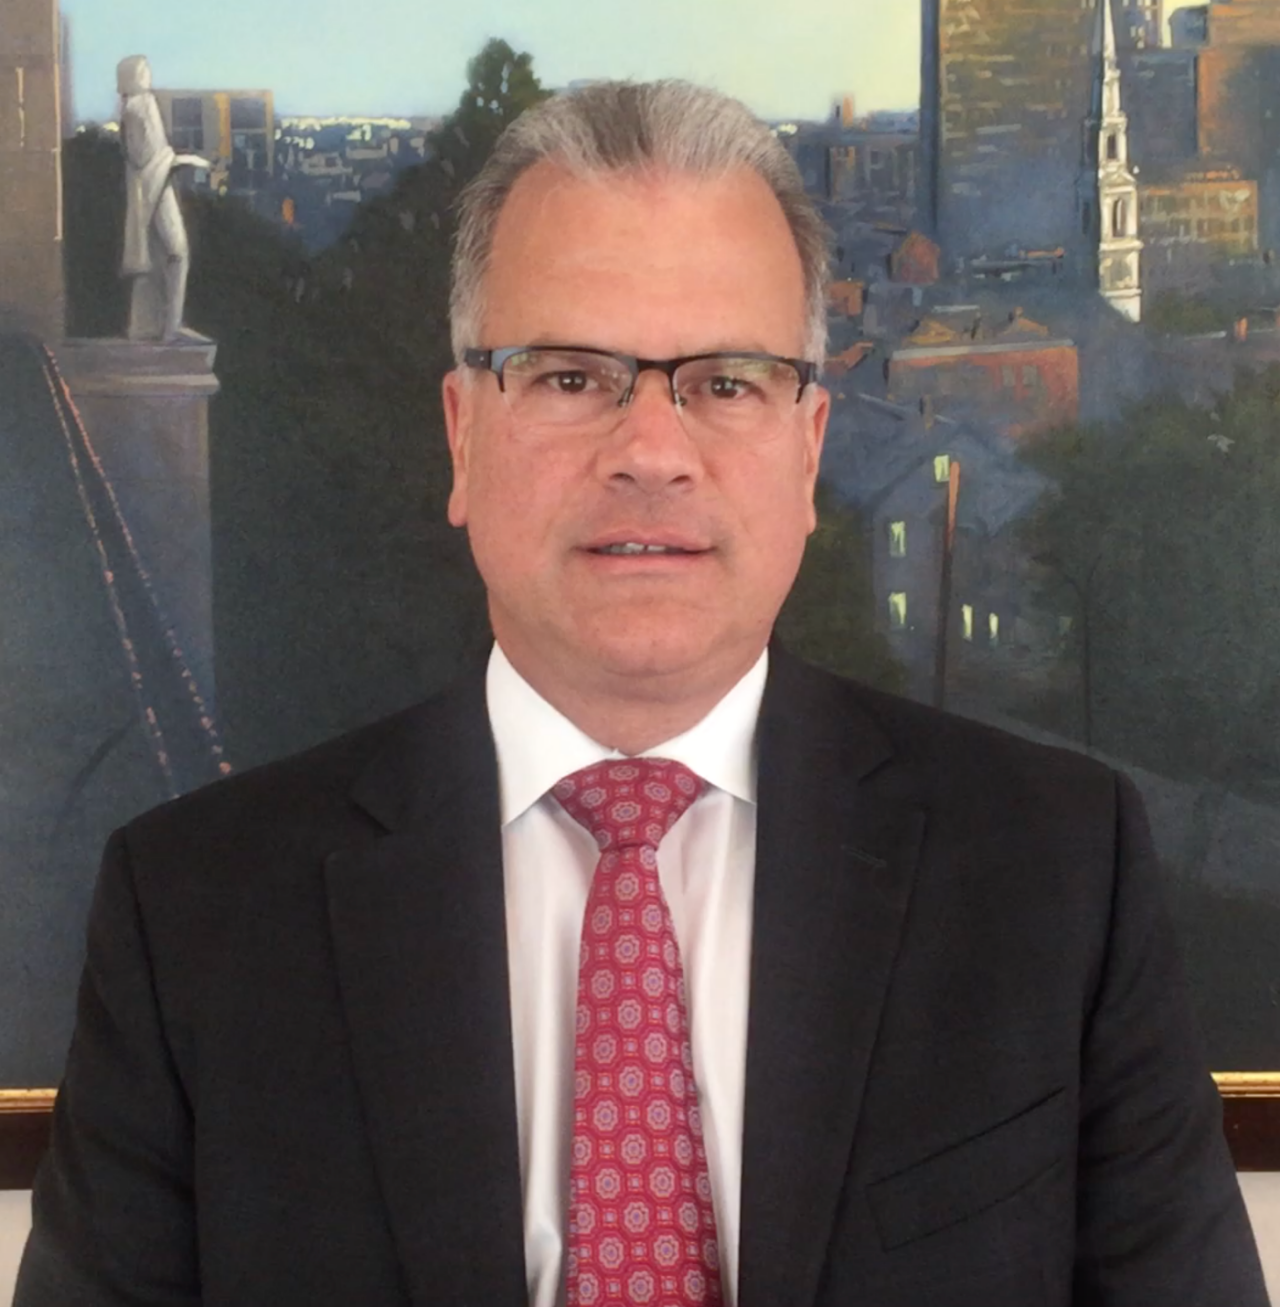
<file: index.html>
<!doctype html>
<html class="no-js" lang="">
    <head>
        <meta charset="utf-8">
        <meta http-equiv="X-UA-Compatible" content="IE=edge,chrome=1">
        <title>Punch Mattiello in the Face</title>
        <meta name="description" content="">
        <meta name="viewport" content="width=device-width, initial-scale=1">
        <link rel="apple-touch-icon" href="apple-touch-icon.png">

        <link rel="stylesheet" href="css/normalize.min.css">
        <link rel="stylesheet" href="css/main.css">

        <script src="js/vendor/modernizr-custom.js"></script>
    </head>
    <body>
        <!--[if lt IE 8]>
            <p class="browserupgrade">You are using an <strong>outdated</strong> browser. Please <a href="http://browsehappy.com/">upgrade your browser</a> to improve your experience.</p>
        <![endif]-->
        <!-- https://github.com/mrengy/punchmattiellointheface -->
        <div class="main-container" id="face-wrapper">
            <div class="main wrapper clearfix" id="face-container">
                <img
                srcset="img/mattiello-413w.png 413w,
                        img/mattiello-768w.png 768w,
                        img/mattiello-1215w.png 1215w,
                        img/mattiello-1400w.png 1400w"
                src="img/mattiello-1400.png"
                id="face" class="unselectable"
                alt="Nick Mattiello's Face"/>
            </div> <!-- #main -->
        </div> <!-- #main-container -->
        <img class="spot" id="original-spot" src="img/spot.svg"/>
        <audio preload="none" id="eel">
            <source src="sound/splat.mp3" type="audio/mpeg"/>
            <source src="sound/splat.ogg" type="audio/ogg"/>
        </audio>

        <script src="https://ajax.googleapis.com/ajax/libs/jquery/3.5.1/jquery.min.js"></script>
        <script>window.jQuery || document.write('<script src="js/vendor/jquery-3.5.1.slim.min.js"><\/script>')</script>

        <script src="js/main.js"></script>

        <!-- Google Analytics-->
        <script async src="https://www.googletagmanager.com/gtag/js?id=UA-15294685-3"></script>
        <script>
          window.dataLayer = window.dataLayer || [];
          function gtag(){dataLayer.push(arguments);}
          gtag('js', new Date());

          gtag('config', 'UA-15294685-3');
        </script>

    </body>
</html>
</file>
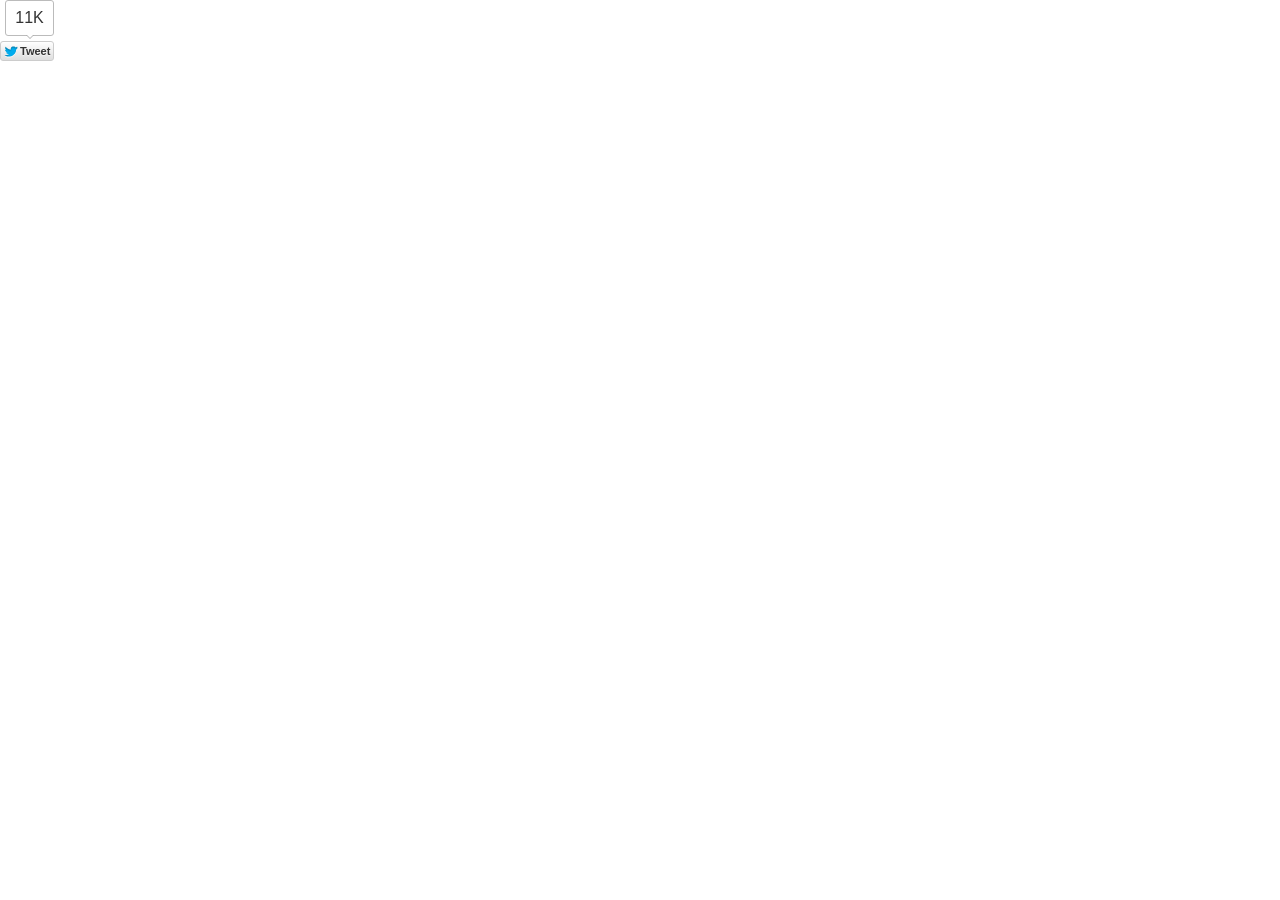
<file: examples/eelslap_files/tweet_button.e00c464da75b252cb1a028400793cadc.en.html>
<!DOCTYPE html>
<!-- saved from url=(0271)http://platform.twitter.com/widgets/tweet_button.e00c464da75b252cb1a028400793cadc.en.html#_=1447730538312&count=vertical&dnt=false&id=twitter-widget-0&lang=en&original_referer=http%3A%2F%2Feelslap.com%2F&size=m&text=Eel%20slap!&type=share&url=http%3A%2F%2Fwww.eelslap.com -->
<html data-scribe="page:button" lang="en"><head><meta http-equiv="Content-Type" content="text/html; charset=UTF-8"><meta charset="utf-8"><link rel="dns-prefetch" href="http://twitter.com/"><title>Tweet Button</title><!--<base target="_blank">--><base href="." target="_blank"><style type="text/css">html{padding:0;margin:0;font:normal normal normal 11px/18px 'Helvetica Neue',Arial,sans-serif;color:#333;-webkit-user-select:none;-moz-user-select:none;-ms-user-select:none;user-select:none}body{padding:0;margin:0;background:transparent}a{text-decoration:none;outline:0}body.rtl{direction:rtl}#widget{display:inline-block;overflow:hidden;text-align:left;white-space:nowrap}.btn-o,.count-o,.btn,.btn .label,#count{display:inline-block;vertical-align:top;zoom:1}.btn-o{max-width:100%}.btn{position:relative;height:18px;font-weight:bold;color:#333;text-shadow:0 1px 0 rgba(255,255,255,0.5);cursor:pointer;background-color:#eee;background-image:-webkit-linear-gradient(#fff,#dedede);background-image:linear-gradient(#fff,#dedede);border:#ccc solid 1px;border-radius:3px}.btn:focus,.btn:hover,.btn:active{background-color:#d9d9d9;background-image:-webkit-linear-gradient(#f8f8f8,#d9d9d9);background-image:linear-gradient(#f8f8f8,#d9d9d9);border-color:#bbb;box-shadow:none}.btn:active{background-color:#efefef;box-shadow:inset 0 3px 5px rgba(0,0,0,0.1)}.xl .btn:active{box-shadow:inset 0 3px 7px rgba(0,0,0,0.1)}.btn i{position:absolute;top:50%;left:2px;width:16px;height:13px;margin-top:-5px;background:transparent url(/widgets/images/btn.27237bab4db188ca749164efd38861b0.png) 0 0 no-repeat;background-image:url([data-uri])}.btn .label{padding:0 3px 0 19px;white-space:nowrap}.btn .label b{font-weight:bold;white-space:nowrap}.rtl .btn .label{padding:0 19px 0 3px}.rtl .btn i{right:2px;left:auto}.rtl .btn .label b{display:inline-block;direction:ltr}.xl{font-size:13px;line-height:26px}.xl .btn{height:26px;border-radius:4px}.xl .btn i{left:4px;width:21px;height:16px;margin-top:-6px;background-position:-24px 0}.xl .btn .label{padding:0 7px 0 29px}.xl.rtl .btn .label{padding:0 29px 0 7px}.xl.rtl .btn i{right:6px;left:auto}@media(-webkit-min-device-pixel-ratio:1.5),(min-resolution:144dpi){.btn i{margin-top:-6px;background-image:url([data-uri]);background-size:45px 40px}.xl .btn i{left:4px;margin-top:-7px}.xl.rtl .btn i{right:3px;left:auto}.xl .btn .label{top:-1.5px}}.aria{position:absolute;left:-999em}.rtl .aria{right:-999em;left:auto}.following .btn{color:#888;background:#eee;border:#ccc solid 1px}.following .btn:active,.following .btn:hover{border:#bbb solid 1px}.following .btn i{background-position:0 -20px}.xl .following .btn i{background-position:-25px -25px}.btn:focus,.following .btn:focus{border-color:#0089cb}.count-o{position:relative;min-width:15px;min-height:18px;text-align:center;background:#fff;border:#bbb solid 1px;border-radius:3px;visibility:hidden}#count{color:#333;white-space:nowrap}#count:hover,#count:focus{color:#333;text-decoration:underline}.ncount .count-o{display:none}.count-ready .count-o{visibility:visible}.count-o i,.count-o u{position:absolute;top:50%;left:0;width:0;height:0;margin:-4px 0 0 -4px;line-height:0;border:4px transparent solid;border-left:0;border-right-color:#aaa;zoom:1}.count-o u{margin-left:-3px;border-right-color:#fff}.rtl .count-o i,.rtl .count-o u{right:0;left:auto;margin:-4px -4px 0 0;border:4px transparent solid;border-right:0;border-left-color:#aaa}.rtl .count-o u{margin-right:-3px;border-left-color:#fff}.following .count-o i{border-right-color:#bbb}.following.rtl .count-o i{border-left-color:#bbb}.following .count-o{background:#f9f9f9;border-color:#ccc}.following #count{color:#666}.hcount .count-o{margin:0 0 0 5px}.hcount.rtl .count-o{margin:0 5px 0 0}.hcount #count{padding:0 3px}.xl .count-o{border-radius:4px}.xl.hcount .count-o{margin:0 0 0 6px}.xl.rtl.hcount .count-o{margin:0 6px 0 0}.xl.hcount .count-o i,.xl.hcount .count-o u{margin:-5px 0 0 -5px;border-width:5px 5px 5px 0}.xl.hcount .count-o u{margin-left:-4px}.xl.rtl.hcount .count-o i,.xl.rtl.hcount .count-o u{margin:-5px -5px 0 0;border-width:5px 0 5px 5px}.xl.rtl.hcount .count-o u{margin-right:-4px}.xl #count{padding:0 5px}.vcount .btn-o{display:block;margin:0 auto}.vcount .count-o,.xl.vcount .count-o{display:block;padding:0 5px;margin-bottom:5px}.vcount .count-o i,.rtl.vcount .count-o i,.vcount .count-o u,.rtl.vcount .count-o u{top:auto;right:auto;bottom:0;left:50%;margin:0 0 -4px -4px;line-height:0;border:4px transparent solid;border-bottom:0;border-top-color:#aaa}.rtl.vcount .count-o u,.vcount .count-o u{margin-bottom:-3px;border-top-color:#fff}.vcount #count{font-size:16px;line-height:34px}.xl.vcount #count{font-size:22px;line-height:44px}</style><!--[if IE 9]><style type="text/css">.btn{-ms-filter:"progid:DXImageTransform.Microsoft.gradient(startColorstr='#ffffff', endColorstr='#dedede')"}.btn:hover,.btn:focus,.btn:active{-ms-filter:"progid:DXImageTransform.Microsoft.gradient(startColorstr='#f8f8f8', endColorstr='#d9d9d9')"}.btn,.xl.btn{border-radius:0}</style><![endif]--><style type="text/css"></style></head><body data-scribe="section:share" class=" regular vcount ltr ready count-ready"><div id="widget"><div class="count-o enabled" id="c" data-scribe="component:count"><i></i><u></u><a href="https://twitter.com/search?ref_src=twsrc%5Etfw&q=http%3A%2F%2Fwww.eelslap.com" id="count" title="This page has been shared 11060 times. View these Tweets." aria-describedby="count-desc">11K</a></div><div class="btn-o" data-scribe="component:button" style="width: 56px;"><a href="https://twitter.com/intent/tweet?original_referer=http%3A%2F%2Feelslap.com%2F&ref_src=twsrc%5Etfw&text=Eel%20slap!&tw_p=tweetbutton&url=http%3A%2F%2Fwww.eelslap.com" class="btn" id="b"><i></i><span class="label" id="l">Tweet</span></a></div></div><script type="text/javascript">window.__twttr=window.__twttr||{};var i18n = {};window._=function(s,reps){s=__twttr.lang&&i18n[__twttr.lang]&&i18n[__twttr.lang][s]||s;if(!reps)return s;return s.replace(/\%\{([a-z0-9_]+)\}/gi,function(m,k){return reps[k]||m})};</script><script>!function(){Function&&Function.prototype&&Function.prototype.bind&&(/MSIE [678]/.test(navigator.userAgent)||!function(t){function e(r){if(n[r])return n[r].exports;var i=n[r]={exports:{},id:r,loaded:!1};return t[r].call(i.exports,i,i.exports,e),i.loaded=!0,i.exports}var n={};return e.m=t,e.c=n,e.p="https://platform.twitter.com/",e(0)}([function(t,e,n){function r(t){return t=t||m.event,t&&t.preventDefault?t.preventDefault():t.returnValue=!1,t&&t.stopPropagation?t.stopPropagation():t.cancelBubble=!0,!1}function i(t){return t.replace(/(<)|(>)/g,function(t){var e;return e="<"===t[0]?"&lt;":"&gt;"})}function o(t){for(var e=0,n=t.length;n>e;e++)t[e]=i(t[e]);return t}function a(t,e){t.className+=" "+e}function s(){var t=z.parentNode,e=H.parentNode;$.insertBefore(t,e)}function u(){var t=H.parentNode;t.style.width=H.offsetWidth+"px"}function c(){var t=B.getElementById("l");B.title=_("Tweet Button"),t.innerHTML=p(),u(),S($)}function f(t){F=t,z.innerHTML=I.number(F,_,V.lang),S($)}function l(){y(function(){if(V.url&&"none"!==V.count){var t=B.createElement("script");t.type="text/javascript",t.src=R.get("config.countURL")+"?url="+w.encodePart(C)+"&callback="+R.fullPath("receiveCount"),B.body.appendChild(t)}})}function p(){switch(V.type){case"hashtag":return _("Tweet %{hashtag}",{hashtag:"<b>#"+V.button_hashtag+"</b>"});case"mention":return _("Tweet to %{name}",{name:"<b>@"+V.screen_name+"</b>"});default:return _("Tweet")}}function d(t,e){var n=t.id+"-desc",r=v.createElement("p");r.id=n,r.className="aria",r.innerHTML=e,B.body.appendChild(r),t.setAttribute("aria-describedby",n)}function h(t){var e="scrollbars=yes,resizable=yes,toolbar=no,location=yes",n=550,r=420,i=m.screen.height,o=m.screen.width,a=Math.round(o/2-n/2),s=0;return i>r&&(s=Math.round(i/2-r/2)),m.open(t,null,e+",width="+n+",height="+r+",left="+a+",top="+s)}var v=n(1),g=n(2),m=n(3),y=n(4),w=n(5),b=n(8),E=n(9),T=n(22),x=n(14),N=n(6),P=n(26),O=n(10),j=n(7),R=n(20),S=n(27),I=n(37);R.aug("config",{countURL:"//cdn.syndication.twitter.com/widgets/tweetbutton/count.json",intentURL:"https://twitter.com/intent/tweet"});var A,C,L,M,k,D,U,F=0,B=v,z=B.getElementById("count"),H=B.getElementById("b"),$=B.getElementById("widget"),V=o(b.combined(g)),W={vertical:"vcount",horizontal:"hcount",none:"ncount"},q={l:"xl",m:"regular"},J=["share","mention","hashtag"],K=[];N.asBoolean(V.dnt)&&O.setOn(),V.lang=V.lang&&V.lang.toLowerCase(),B.body.parentNode.lang=V.lang=j.contains(P,V.lang)?V.lang:"en",R.set("lang",V.lang),U=_("ltr"),R.set("receiveCount",function(t){"number"==typeof t.count&&(f(t.count),a(B.body,"count-ready"),t.count>0&&(z.title=_("This page has been shared %{tweets} times. View these Tweets.",{tweets:t.count}),d(z,z.title)))}),V.type=j.contains(J,V.type)?V.type:"share",V.size=q[V.size]?V.size:"m",a(B.body,q[V.size]||""),("mention"==V.type||V.screen_name)&&((D=x.screenName(V.screen_name))?V.screen_name=D:(delete V.screen_name,"mention"==V.type&&(V.type="share",V.count="none"))),"hashtag"==V.type||V.button_hashtag?((k=x.hashTag(V.button_hashtag,!1))?(V.button_hashtag=k,V.hashtags=V.button_hashtag+","+(V.hashtags||"")):(delete V.button_hashtag,V.type="share"),V.count="none"):"share"==V.type?(V.url=V.url||B.referrer,C=V.counturl||V.url,L=C&&"https://twitter.com/search?ref_src=twsrc%5Etfw&q="+w.encodePart(C),"vertical"==V.count&&s(),l()):V.count="none",K.push(W[V.count]||"hcount"),K.push(U),a(B.body,K.join(" ")),B.body.setAttribute("data-scribe","section:"+V.type),c(),a(B.body,"ready"),A={text:V.text,screen_name:V.screen_name,hashtags:V.hashtags,url:V.url,via:V.via,related:V.related,share_with_retweet:V.share_with_retweet,placeid:V.placeid,original_referer:B.referrer,partner:V.partner,tw_p:"tweetbutton",ref_src:"twsrc^tfw"},M=R.get("config.intentURL")+"?"+w.encode(A),E.clientEvent({page:"button",section:V.type,action:"impression"},{language:V.lang,message:[V.size,"none"!=V.count?"withcount":"nocount"].join(":")+":",widget_origin:B.referrer},!1),z.href=L,H.href=M,H.onclick=function(t){return t=t||m.event,E.interaction(t,{},!1),T.withHub({nohub:function(){h(M,V.id)},timeout:function(){h(M,V.id)},success:function(t){t.openIntent(M,V.id),t.trigger("click",{region:"tweet"},V.id)}}),r(t)},"disabled"!=V.searchlink?(a(z.parentNode,"enabled"),z.onclick=function(t){return t=t||m.event,E.interaction(t,{},!1),T.withHub(function(t){t.trigger("click",{region:"tweetcount"},V.id)}),t.altKey||t.shiftKey||t.metaKey?void 0:(m.open(L),r(t))}):z.onclick=function(t){r(t)}},function(t,e){t.exports=document},function(t,e){t.exports=location},function(t,e){t.exports=window},function(t,e,n){function r(){c=1;for(var t=0,e=f.length;e>t;t++)f[t]()}var i,o,a,s=n(1),u=n(3),c=0,f=[],l=!1,p=s.createElement("a");/^loade|c/.test(s.readyState)&&(c=1),s.addEventListener&&s.addEventListener("DOMContentLoaded",o=function(){s.removeEventListener("DOMContentLoaded",o,l),r()},l),p.doScroll&&s.attachEvent("onreadystatechange",i=function(){/^c/.test(s.readyState)&&(s.detachEvent("onreadystatechange",i),r())}),a=p.doScroll?function(t){u.self!=u.top?c?t():f.push(t):!function(){try{p.doScroll("left")}catch(e){return setTimeout(function(){a(t)},50)}t()}()}:function(t){c?t():f.push(t)},t.exports=a},function(t,e,n){function r(t){return encodeURIComponent(t).replace(/\+/g,"%2B").replace(/'/g,"%27")}function i(t){return decodeURIComponent(t)}function o(t){var e=[];return f.forIn(t,function(t,n){var i=r(t);f.isType("array",n)||(n=[n]),n.forEach(function(t){c.hasValue(t)&&e.push(i+"="+r(t))})}),e.sort().join("&")}function a(t){var e,n={};return t?(e=t.split("&"),e.forEach(function(t){var e=t.split("="),r=i(e[0]),o=i(e[1]);return 2==e.length?f.isType("array",n[r])?void n[r].push(o):r in n?(n[r]=[n[r]],void n[r].push(o)):void(n[r]=o):void 0}),n):{}}function s(t,e){var n=o(e);return n.length>0?f.contains(t,"?")?t+"&"+o(e):t+"?"+o(e):t}function u(t){var e=t&&t.split("?");return 2==e.length?a(e[1]):{}}var c=n(6),f=n(7);t.exports={url:s,decodeURL:u,decode:a,encode:o,encodePart:r,decodePart:i}},function(t,e,n){function r(t){return void 0!==t&&null!==t&&""!==t}function i(t){return a(t)&&t%1===0}function o(t){return a(t)&&!i(t)}function a(t){return r(t)&&!isNaN(t)}function s(t){return r(t)&&"array"==h.toType(t)}function u(t){return h.contains(g,t)}function c(t){return h.contains(v,t)}function f(t){return r(t)?c(t)?!0:u(t)?!1:!!t:!1}function l(t){return a(t)?t:void 0}function p(t){return o(t)?t:void 0}function d(t){return i(t)?parseInt(t,10):void 0}var h=n(7),v=[!0,1,"1","on","ON","true","TRUE","yes","YES"],g=[!1,0,"0","off","OFF","false","FALSE","no","NO"];t.exports={hasValue:r,isInt:i,isFloat:o,isNumber:a,isArray:s,isTruthValue:c,isFalseValue:u,asInt:d,asFloat:p,asNumber:l,asBoolean:f}},function(t,e,n){function r(t){return l(arguments).slice(1).forEach(function(e){o(e,function(e,n){t[e]=n})}),t}function i(t){return o(t,function(e,n){u(n)&&(i(n),c(n)&&delete t[e]),(void 0===n||null===n||""===n)&&delete t[e]}),t}function o(t,e){for(var n in t)(!t.hasOwnProperty||t.hasOwnProperty(n))&&e(n,t[n]);return t}function a(t){return{}.toString.call(t).match(/\s([a-zA-Z]+)/)[1].toLowerCase()}function s(t,e){return t==a(e)}function u(t){return t===Object(t)}function c(t){if(!u(t))return!1;if(Object.keys)return!Object.keys(t).length;for(var e in t)if(t.hasOwnProperty(e))return!1;return!0}function f(t,e){d.setTimeout(function(){t.call(e||null)},0)}function l(t){return t?Array.prototype.slice.call(t):[]}function p(t,e){return t&&t.indexOf?t.indexOf(e)>-1:!1}var d=n(3);t.exports={aug:r,async:f,compact:i,contains:p,forIn:o,isObject:u,isEmptyObject:c,toType:a,isType:s,toRealArray:l}},function(t,e,n){var r,i,o,a=n(5);r=function(t){var e=t.search.substr(1);return a.decode(e)},i=function(t){var e=t.href,n=e.indexOf("#"),r=0>n?"":e.substring(n+1);return a.decode(r)},o=function(t){var e,n={},o=r(t),a=i(t);for(e in o)o.hasOwnProperty(e)&&(n[e]=o[e]);for(e in a)a.hasOwnProperty(e)&&(n[e]=a[e]);return n},t.exports={combined:o,fromQuery:r,fromFragment:i}},function(t,e,n){function r(t,e,n){return i(t,e,n,2)}function i(t,e,n,r){var i=!g.isObject(t),o=e?!g.isObject(e):!1;i||o||a(v.formatClientEventNamespace(t),v.formatClientEventData(e,n,r),v.CLIENT_EVENT_ENDPOINT)}function o(t,e,n,r){var o=v.extractTermsFromDOM(t.target||t.srcElement);o.action=r||"click",i(o,e,n)}function a(t,e,n){var r,i;n&&g.isObject(t)&&g.isObject(e)&&(r=v.flattenClientEventPayload(t,e),i={l:v.stringify(r)},r.dnt&&(i.dnt=1),p(h.url(n,i)))}function s(t,e,n,r){var i,o=!g.isObject(t),a=e?!g.isObject(e):!1;if(!o&&!a)return i=v.flattenClientEventPayload(v.formatClientEventNamespace(t),v.formatClientEventData(e,n,r)),u(i)}function u(t){return y.push(t),y}function c(){var t,e;return y.length>1&&s({page:"widgets_js",component:"scribe_pixel",action:"batch_log"},{}),t=y,y=[],e=t.reduce(function(e,n,r){var i=e.length,o=i&&e[i-1],a=r+1==t.length;return a&&n.event_namespace&&"batch_log"==n.event_namespace.action&&(n.message=["entries:"+r,"requests:"+i].join("/")),f(n).forEach(function(t){var n=l(t);(!o||o.urlLength+n>m)&&(o={urlLength:_,items:[]},e.push(o)),o.urlLength+=n,o.items.push(t)}),e},[]),e.map(function(t){var e={l:t.items};return d.enabled()&&(e.dnt=1),p(h.url(v.CLIENT_EVENT_ENDPOINT,e))})}function f(t){return Array.isArray(t)||(t=[t]),t.reduce(function(t,e){var n,r=v.stringify(e),i=l(r);return m>_+i?t=t.concat(r):(n=v.splitLogEntry(e),n.length>1&&(t=t.concat(f(n)))),t},[])}function l(t){return encodeURIComponent(t).length+3}function p(t){var e=new Image;return e.src=t}var d=n(10),h=n(5),v=n(17),g=n(7),m=2083,y=[],w=h.url(v.CLIENT_EVENT_ENDPOINT,{dnt:0,l:""}),_=encodeURIComponent(w).length;t.exports={_enqueueRawObject:u,scribe:a,clientEvent:i,clientEvent2:r,enqueueClientEvent:s,flushClientEvents:c,interaction:o}},function(t,e,n){function r(){p=!0}function i(t,e){return p?!0:f.asBoolean(l.val("dnt"))?!0:!s||1!=s.doNotTrack&&1!=s.msDoNotTrack?c.isUrlSensitive(e||a.host)?!0:u.isFramed()&&c.isUrlSensitive(u.rootDocumentLocation())?!0:(t=d.test(t||o.referrer)&&RegExp.$1,t&&c.isUrlSensitive(t)?!0:!1):!0}var o=n(1),a=n(2),s=n(11),u=n(12),c=n(15),f=n(6),l=n(16),p=!1,d=/https?:\/\/([^\/]+).*/i;t.exports={setOn:r,enabled:i}},function(t,e){t.exports=navigator},function(t,e,n){function r(t){return t&&u.isType("string",t)&&(c=t),c}function i(){return f}function o(){return c!==f}var a=n(2),s=n(13),u=n(7),c=s.getCanonicalURL()||a.href,f=c;t.exports={isFramed:o,rootDocumentLocation:r,currentDocumentLocation:i}},function(t,e,n){function r(t,e){var n,r;return e=e||s,/^https?:\/\//.test(t)?t:/^\/\//.test(t)?e.protocol+t:(n=e.host+(e.port.length?":"+e.port:""),0!==t.indexOf("/")&&(r=e.pathname.split("/"),r.pop(),r.push(t),t="/"+r.join("/")),[e.protocol,"//",n,t].join(""))}function i(){for(var t,e=a.getElementsByTagName("link"),n=0;t=e[n];n++)if("canonical"==t.rel)return r(t.href)}function o(){for(var t,e,n,r=a.getElementsByTagName("a"),i=a.getElementsByTagName("link"),o=[r,i],s=0,c=0,f=/\bme\b/;t=o[s];s++)for(c=0;e=t[c];c++)if(f.test(e.rel)&&(n=u.screenName(e.href)))return n}var a=n(1),s=n(2),u=n(14);t.exports={absolutize:r,getCanonicalURL:i,getScreenNameFromPage:o}},function(t,e,n){function r(t){return"string"==typeof t&&m.test(t)&&RegExp.$1.length<=20}function i(t){return r(t)?RegExp.$1:void 0}function o(t,e){var n=g.decodeURL(t);return e=e||!1,n.screen_name=i(t),n.screen_name?g.url("https://twitter.com/intent/"+(e?"follow":"user"),n):void 0}function a(t){return o(t,!0)}function s(t){return"string"==typeof t&&b.test(t)}function u(t,e){return e=void 0===e?!0:e,s(t)?(e?"#":"")+RegExp.$1:void 0}function c(t){return"string"==typeof t&&y.test(t)}function f(t){return c(t)&&RegExp.$1}function l(t){return w.test(t)}function p(t){return _.test(t)}function d(t){return E.test(t)}function h(t){return x.test(t)&&RegExp.$1}function v(t){return T.test(t)&&RegExp.$1}var g=n(5),m=/(?:^|(?:https?\:)?\/\/(?:www\.)?twitter\.com(?:\:\d+)?(?:\/intent\/(?:follow|user)\/?\?screen_name=|(?:\/#!)?\/))@?([\w]+)(?:\?|&|$)/i,y=/(?:^|(?:https?\:)?\/\/(?:www\.)?twitter\.com(?:\:\d+)?\/(?:#!\/)?[\w_]+\/status(?:es)?\/)(\d+)/i,w=/^http(s?):\/\/(\w+\.)*twitter\.com([\:\/]|$)/i,_=/^http(s?):\/\/pbs\.twimg\.com\//,b=/^#?([^.,<>!\s\/#\-\(\)\'\"]+)$/,E=/twitter\.com(\:\d{2,4})?\/intent\/(\w+)/,T=/^https?:\/\/(?:www\.)?twitter\.com\/\w+\/timelines\/(\d+)/i,x=/^https?:\/\/(?:www\.)?twitter\.com\/i\/moments\/(\d+)/i;t.exports={isHashTag:s,hashTag:u,isScreenName:r,screenName:i,isStatus:c,status:f,intentForProfileURL:o,intentForFollowURL:a,isTwitterURL:l,isTwimgURL:p,isIntentURL:d,regexen:{profile:m},momentId:h,collectionId:v}},function(t,e,n){function r(t){return t in s?s[t]:s[t]=a.test(t)}function i(){return r(o.host)}var o=n(2),a=/^[^#?]*\.(gov|mil)(:\d+)?([#?].*)?$/i,s={};t.exports={isUrlSensitive:r,isHostPageSensitive:i}},function(t,e,n){function r(t){var e,n,r,i=0;for(o={},t=t||a,e=t.getElementsByTagName("meta");n=e[i];i++)/^twitter:/.test(n.name)&&(r=n.name.replace(/^twitter:/,""),o[r]=n.content)}function i(t){return o[t]}var o,a=n(1);r(),t.exports={init:r,val:i}},function(t,e,n){function r(t,e){var n;return e=e||{},t&&t.nodeType===Node.ELEMENT_NODE?((n=t.getAttribute("data-scribe"))&&n.split(" ").forEach(function(t){var n=t.trim().split(":"),r=n[0],i=n[1];r&&i&&!e[r]&&(e[r]=i)}),r(t.parentNode,e)):e}function i(t){return d.aug({client:"tfw"},t||{})}function o(t,e,n){var r=t&&t.widget_origin||f.referrer;return t=a("tfw_client_event",t,r),t.client_version=g,t.format_version=void 0!==n?n:1,e||(t.widget_origin=r),t}function a(t,e,n){return e=e||{},d.aug({},e,{_category_:t,triggered_on:e.triggered_on||+new Date,dnt:p.enabled(n)})}function s(t,e){return d.aug({},e,{event_namespace:t})}function u(t){var e,n=Array.prototype.toJSON;return delete Array.prototype.toJSON,e=l.stringify(t),n&&(Array.prototype.toJSON=n),e}function c(t){if(t.item_ids&&t.item_ids.length>1){var e=Math.floor(t.item_ids.length/2),n=t.item_ids.slice(0,e),r={},i=t.item_ids.slice(e),o={};n.forEach(function(e){r[e]=t.item_details[e]}),i.forEach(function(e){o[e]=t.item_details[e]});var a=[d.aug({},t,{item_ids:n,item_details:r}),d.aug({},t,{item_ids:i,item_details:o})];return a}return[t]}var f=n(1),l=n(18),p=n(10),d=n(7),h=n(19),v=n(20),g=h.version,m=v.get("endpoints.rufous")||"https://syndication.twitter.com/i/jot",y=v.get("endpoints.rufousAudience")||"https://syndication.twitter.com/i/jot/syndication",w=v.get("endpoints.rufousRedirect")||"https://platform.twitter.com/jot.html";t.exports={extractTermsFromDOM:r,flattenClientEventPayload:s,formatGenericEventData:a,formatClientEventData:o,formatClientEventNamespace:i,splitLogEntry:c,stringify:u,AUDIENCE_ENDPOINT:y,CLIENT_EVENT_ENDPOINT:m,RUFOUS_REDIRECT:w}},function(t,e,n){var r=n(3),i=r.JSON;t.exports={stringify:i.stringify||i.encode,parse:i.parse||i.decode}},function(t,e){t.exports={version:"1b7eb83f:1447279310653"}},function(t,e,n){var r=n(21);t.exports=new r("__twttr")},function(t,e,n){function r(t){return s.isType("string",t)?t.split("."):s.isType("array",t)?t:[]}function i(t,e){var n=r(e),i=n.slice(0,-1);return i.reduce(function(t,e,n){if(t[e]=t[e]||{},!s.isObject(t[e]))throw new Error(i.slice(0,n+1).join(".")+" is already defined with a value.");return t[e]},t)}function o(t,e){e=e||a,e[t]=e[t]||{},Object.defineProperty(this,"base",{value:e[t]}),Object.defineProperty(this,"name",{value:t})}var a=n(3),s=n(7);s.aug(o.prototype,{get:function(t){var e=r(t);return e.reduce(function(t,e){return s.isObject(t)?t[e]:void 0},this.base)},set:function(t,e,n){var o=r(t),a=i(this.base,t),s=o.slice(-1);return n&&s in a?a[s]:a[s]=e},init:function(t,e){return this.set(t,e,!0)},unset:function(t){var e=r(t),n=this.get(e.slice(0,-1));n&&delete n[e.slice(-1)]},aug:function(t){var e=this.get(t),n=s.toRealArray(arguments).slice(1);if(e="undefined"!=typeof e?e:{},n.unshift(e),!n.every(s.isObject))throw new Error("Cannot augment non-object.");return this.set(t,s.aug.apply(null,n))},call:function(t){var e=this.get(t),n=s.toRealArray(arguments).slice(1);if(!s.isType("function",e))throw new Error("Function "+t+"does not exist.");return e.apply(null,n)},fullPath:function(t){var e=r(t);return e.unshift(this.name),e.join(".")}}),t.exports=o},function(t,e,n){function r(){if(o)return o;if(c.isDynamicWidget()){var t,e=0,n=u.parent.frames.length;try{if(o=u.parent.frames[p])return o}catch(r){}if(f.anyIE())for(;n>e;e++)try{if(t=u.parent.frames[e],t&&"function"==typeof t.openIntent)return o=t}catch(r){}}}function i(){var t,e,n,o,s,f,l={};if("function"===(typeof arguments[0]).toLowerCase()?l.success=arguments[0]:l=arguments[0],t=l.success||function(){},e=l.timeout||function(){},n=l.nohub||function(){},o=l.complete||function(){},s=void 0!==l.attempt?l.attempt:v,!c.isDynamicWidget()||a)return n(),o(),!1;f=r(),s--;try{if(f&&f.trigger)return t(f),void o()}catch(p){}return 0>=s?(a=!0,e(),void o()):+new Date-d>h*v?(a=!0,void n()):void u.setTimeout(function(){i({success:t,timeout:e,nohub:n,attempt:s,complete:o})},h)}var o,a,s=n(2),u=n(3),c=n(23),f=n(24),l="twttrHubFrameSecure",p="http:"==s.protocol?"twttrHubFrame":l,d=+new Date,h=100,v=20;t.exports={withHub:i,contextualHubId:p,secureHubId:l}},function(t,e,n){function r(){var t=36e5,e=a.combined(o)._;return void 0!==i?i:(i=!1,e&&/^\d+$/.test(e)&&(i=+new Date-parseInt(e)<t),i)}var i,o=n(2),a=n(8);t.exports={isDynamicWidget:r}},function(t,e,n){function r(t){return t=t||g,t.devicePixelRatio?t.devicePixelRatio>=1.5:t.matchMedia?t.matchMedia("only screen and (min-resolution: 144dpi)").matches:!1}function i(t){return t=t||T,/(Trident|MSIE \d)/.test(t)}function o(t){return t=t||T,/MSIE 9/.test(t)}function a(t){return t=t||T,/(iPad|iPhone|iPod)/.test(t)}function s(t){return t=t||T,/^Mozilla\/5\.0 \(Linux; (U; )?Android/.test(t)}function u(){return x}function c(t,e){return t=t||g,e=e||T,t.postMessage&&!(i(e)&&t.opener)}function f(t){t=t||v;try{return!!t.plugins["Shockwave Flash"]||!!new ActiveXObject("ShockwaveFlash.ShockwaveFlash")}catch(e){return!1}}function l(t,e,n){return t=t||g,e=e||v,n=n||T,"ontouchstart"in t||/Opera Mini/.test(n)||e.msMaxTouchPoints>0}function p(){var t=h.body.style;return void 0!==t.transition||void 0!==t.webkitTransition||void 0!==t.mozTransition||void 0!==t.oTransition||void 0!==t.msTransition}function d(){return!!(g.Promise&&g.Promise.resolve&&g.Promise.reject&&g.Promise.all&&g.Promise.race&&function(){var t;return new g.Promise(function(e){t=e}),_.isType("function",t)}())}var h=n(1),v=n(11),g=n(3),m=n(4),y=n(25),w=n(6),_=n(7),b=n(16),E=n(20),T=v.userAgent,x=!1,N=!1,P="twitter-csp-test";E.set("verifyCSP",function(t){var e=h.getElementById(P);N=!0,x=!!t,e&&e.parentNode.removeChild(e)}),m(function(){var t;return w.asBoolean(b.val("widgets:csp"))?x=!0:(t=h.createElement("script"),t.id=P,t.text=E.fullPath("verifyCSP")+"(false);",h.body.appendChild(t),void g.setTimeout(function(){N||(y.warn('TWITTER: Content Security Policy restrictions may be applied to your site. Add <meta name="twitter:widgets:csp" content="on"> to supress this warning.'),y.warn("TWITTER: Please note: Not all embedded timeline and embedded Tweet functionality is supported when CSP is applied."))},5e3))}),t.exports={retina:r,anyIE:i,ie9:o,ios:a,android:s,cspEnabled:u,flashEnabled:f,canPostMessage:c,touch:l,cssTransitions:p,hasPromiseSupport:d}},function(t,e,n){function r(){c("info",p.toRealArray(arguments))}function i(){c("warn",p.toRealArray(arguments))}function o(){c("error",p.toRealArray(arguments))}function a(t){v&&(h[t]=u())}function s(t){var e;v&&(h[t]?(e=u(),r("_twitter",t,e-h[t])):o("timeEnd() called before time() for id: ",t))}function u(){return l.performance&&+l.performance.now()||+new Date}function c(t,e){if(l[d]&&l[d][t])switch(e.length){case 1:l[d][t](e[0]);break;case 2:l[d][t](e[0],e[1]);break;case 3:l[d][t](e[0],e[1],e[2]);break;case 4:l[d][t](e[0],e[1],e[2],e[3]);break;case 5:l[d][t](e[0],e[1],e[2],e[3],e[4]);break;default:0!==e.length&&l[d].warn&&l[d].warn("too many params passed to logger."+t)}}var f=n(2),l=n(3),p=n(7),d=["con","sole"].join(""),h={},v=p.contains(f.href,"tw_debug=true");t.exports={info:r,warn:i,error:o,time:a,timeEnd:s}},function(t,e){t.exports=["hi","zh-cn","fr","zh-tw","msa","fil","fi","sv","pl","ja","ko","de","it","pt","es","ru","id","tr","da","no","nl","hu","fa","ar","ur","he","th","cs","uk","vi","ro","bn","el","en-gb","gu","kn","mr","ta","bg","ca","hr","sr","sk"]},function(t,e,n){function r(t){var e=t.offsetWidth,n=t.offsetHeight;s.notify("twttr.private.resizeButton",{width:e,height:n})}var i=n(3),o=n(28),a=n(34),s=new o(new a.Dispatcher(i.parent,"twttr.resize"));t.exports=r},function(t,e,n){function r(t){if(!t)throw new Error("JsonRpcClient requires a dispatcher");this.idIterator=0,this.dispatcher=t,this.idPrefix=String(+new Date)+s++}function i(t){var e={jsonrpc:a,method:t};return arguments.length>1&&(e.params=[].slice.call(arguments,1)),e}var o=n(29),a="2.0",s=0;r.prototype._generateId=function(){return this.idPrefix+this.idIterator++},r.prototype.notify=function(){this.dispatcher.send(i.apply(null,arguments))},r.prototype.request=function(){var t=i.apply(null,arguments);return t.id=this._generateId(),this.dispatcher.send(t).then(function(t){return"result"in t?t.result:o.reject(t.error)})},t.exports=r},function(t,e,n){var r=n(30).Promise,i=n(3),o=n(24);t.exports=o.hasPromiseSupport()?i.Promise:r},function(t,e,n){var r;(function(t){/*! * @overview es6-promise - a tiny implementation of Promises/A+. * @copyright Copyright (c) 2014 Yehuda Katz, Tom Dale, Stefan Penner and contributors (Conversion to ES6 API by Jake Archibald) * @licenseLicensed under MIT license *See https://raw.githubusercontent.com/jakearchibald/es6-promise/master/LICENSE * @version2.3.0 */(function(){"use strict";function i(t){return"function"==typeof t||"object"==typeof t&&null!==t}function o(t){return"function"==typeof t}function a(t){return"object"==typeof t&&null!==t}function s(t){W=t}function u(t){Y=t}function c(){var t=process.nextTick,e=process.versions.node.match(/^(?:(\d+)\.)?(?:(\d+)\.)?(\*|\d+)$/);return Array.isArray(e)&&"0"===e[1]&&"10"===e[2]&&(t=setImmediate),function(){t(h)}}function f(){return function(){V(h)}}function l(){var t=0,e=new X(h),n=document.createTextNode("");return e.observe(n,{characterData:!0}),function(){n.data=t=++t%2}}function p(){var t=new MessageChannel;return t.port1.onmessage=h,function(){t.port2.postMessage(0)}}function d(){return function(){setTimeout(h,1)}}function h(){for(var t=0;K>t;t+=2){var e=et[t],n=et[t+1];e(n),et[t]=void 0,et[t+1]=void 0}K=0}function v(){try{var t=n(32);return V=t.runOnLoop||t.runOnContext,f()}catch(e){return d()}}function g(){}function m(){return new TypeError("You cannot resolve a promise with itself")}function y(){return new TypeError("A promises callback cannot return that same promise.")}function w(t){try{return t.then}catch(e){return ot.error=e,ot}}function _(t,e,n,r){try{t.call(e,n,r)}catch(i){return i}}function b(t,e,n){Y(function(t){var r=!1,i=_(n,e,function(n){r||(r=!0,e!==n?x(t,n):P(t,n))},function(e){r||(r=!0,O(t,e))},"Settle: "+(t._label||" unknown promise"));!r&&i&&(r=!0,O(t,i))},t)}function E(t,e){e._state===rt?P(t,e._result):e._state===it?O(t,e._result):j(e,void 0,function(e){x(t,e)},function(e){O(t,e)})}function T(t,e){if(e.constructor===t.constructor)E(t,e);else{var n=w(e);n===ot?O(t,ot.error):void 0===n?P(t,e):o(n)?b(t,e,n):P(t,e)}}function x(t,e){t===e?O(t,m()):i(e)?T(t,e):P(t,e)}function N(t){t._onerror&&t._onerror(t._result),R(t)}function P(t,e){t._state===nt&&(t._result=e,t._state=rt,0!==t._subscribers.length&&Y(R,t))}function O(t,e){t._state===nt&&(t._state=it,t._result=e,Y(N,t))}function j(t,e,n,r){var i=t._subscribers,o=i.length;t._onerror=null,i[o]=e,i[o+rt]=n,i[o+it]=r,0===o&&t._state&&Y(R,t)}function R(t){var e=t._subscribers,n=t._state;if(0!==e.length){for(var r,i,o=t._result,a=0;a<e.length;a+=3)r=e[a],i=e[a+n],r?A(n,r,i,o):i(o);t._subscribers.length=0}}function S(){this.error=null}function I(t,e){try{return t(e)}catch(n){return at.error=n,at}}function A(t,e,n,r){var i,a,s,u,c=o(n);if(c){if(i=I(n,r),i===at?(u=!0,a=i.error,i=null):s=!0,e===i)return void O(e,y())}else i=r,s=!0;e._state!==nt||(c&&s?x(e,i):u?O(e,a):t===rt?P(e,i):t===it&&O(e,i))}function C(t,e){try{e(function(e){x(t,e)},function(e){O(t,e)})}catch(n){O(t,n)}}function L(t,e){var n=this;n._instanceConstructor=t,n.promise=new t(g),n._validateInput(e)?(n._input=e,n.length=e.length,n._remaining=e.length,n._init(),0===n.length?P(n.promise,n._result):(n.length=n.length||0,n._enumerate(),0===n._remaining&&P(n.promise,n._result))):O(n.promise,n._validationError())}function M(t){return new st(this,t).promise}function k(t){function e(t){x(i,t)}function n(t){O(i,t)}var r=this,i=new r(g);if(!J(t))return O(i,new TypeError("You must pass an array to race.")),i;for(var o=t.length,a=0;i._state===nt&&o>a;a++)j(r.resolve(t[a]),void 0,e,n);return i}function D(t){var e=this;if(t&&"object"==typeof t&&t.constructor===e)return t;var n=new e(g);return x(n,t),n}function U(t){var e=this,n=new e(g);return O(n,t),n}function F(){throw new TypeError("You must pass a resolver function as the first argument to the promise constructor")}function B(){throw new TypeError("Failed to construct 'Promise': Please use the 'new' operator, this object constructor cannot be called as a function.")}function z(t){this._id=pt++,this._state=void 0,this._result=void 0,this._subscribers=[],g!==t&&(o(t)||F(),this instanceof z||B(),C(this,t))}function H(){var t;if("undefined"!=typeof global)t=global;else if("undefined"!=typeof self)t=self;else try{t=Function("return this")()}catch(e){throw new Error("polyfill failed because global object is unavailable in this environment")}var n=t.Promise;(!n||"[object Promise]"!==Object.prototype.toString.call(n.resolve())||n.cast)&&(t.Promise=dt)}var $;$=Array.isArray?Array.isArray:function(t){return"[object Array]"===Object.prototype.toString.call(t)};var V,W,q,J=$,K=0,Y=({}.toString,function(t,e){et[K]=t,et[K+1]=e,K+=2,2===K&&(W?W(h):q())}),G="undefined"!=typeof window?window:void 0,Q=G||{},X=Q.MutationObserver||Q.WebKitMutationObserver,Z="undefined"!=typeof process&&"[object process]"==={}.toString.call(process),tt="undefined"!=typeof Uint8ClampedArray&&"undefined"!=typeof importScripts&&"undefined"!=typeof MessageChannel,et=new Array(1e3);q=Z?c():X?l():tt?p():void 0===G?v():d();var nt=void 0,rt=1,it=2,ot=new S,at=new S;L.prototype._validateInput=function(t){return J(t)},L.prototype._validationError=function(){return new Error("Array Methods must be provided an Array")},L.prototype._init=function(){this._result=new Array(this.length)};var st=L;L.prototype._enumerate=function(){for(var t=this,e=t.length,n=t.promise,r=t._input,i=0;n._state===nt&&e>i;i++)t._eachEntry(r[i],i)},L.prototype._eachEntry=function(t,e){var n=this,r=n._instanceConstructor;a(t)?t.constructor===r&&t._state!==nt?(t._onerror=null,n._settledAt(t._state,e,t._result)):n._willSettleAt(r.resolve(t),e):(n._remaining--,n._result[e]=t)},L.prototype._settledAt=function(t,e,n){var r=this,i=r.promise;i._state===nt&&(r._remaining--,t===it?O(i,n):r._result[e]=n),0===r._remaining&&P(i,r._result)},L.prototype._willSettleAt=function(t,e){var n=this;j(t,void 0,function(t){n._settledAt(rt,e,t)},function(t){n._settledAt(it,e,t)})};var ut=M,ct=k,ft=D,lt=U,pt=0,dt=z;z.all=ut,z.race=ct,z.resolve=ft,z.reject=lt,z._setScheduler=s,z._setAsap=u,z._asap=Y,z.prototype={constructor:z,then:function(t,e){var n=this,r=n._state;if(r===rt&&!t||r===it&&!e)return this;var i=new this.constructor(g),o=n._result;if(r){var a=arguments[r-1];Y(function(){A(r,i,a,o)})}else j(n,i,t,e);return i},"catch":function(t){return this.then(null,t)}};var ht=H,vt={Promise:dt,polyfill:ht};n(33).amd?(r=function(){return vt}.call(e,n,e,t),!(void 0!==r&&(t.exports=r))):"undefined"!=typeof t&&t.exports&&(t.exports=vt)}).call(this)}).call(e,n(31)(t))},function(t,e){t.exports=function(t){return t.webpackPolyfill||(t.deprecate=function(){},t.paths=[],t.children=[],t.webpackPolyfill=1),t}},function(t,e){},function(t,e){t.exports=function(){throw new Error("define cannot be used indirect")}},function(t,e,n){function r(t,e,n){var r;t&&t.postMessage&&(m?r=(n||"")+l.stringify(e):n?(r={},r[n]=e):r=e,t.postMessage(r,"*"))}function i(t){return h.isType("string",t)?t:"JSONRPC"}function o(t,e){return e?h.isType("string",t)&&0===t.indexOf(e)?t.substring(e.length):t[e]?t[e]:void 0:t}function a(t,e){var n=t.document;this.filter=i(e),this.server=null,this.isTwitterFrame=v.isTwitterURL(n.location.href),t.addEventListener("message",g(this._onMessage,this),!1)}function s(t,e){this.pending={},this.target=t,this.isTwitterHost=v.isTwitterURL(c.href),this.filter=i(e),f.addEventListener("message",g(this._onMessage,this),!1)}function u(t){return arguments.length>0&&(m=!!t),m}var c=n(2),f=n(3),l=n(18),p=n(35),d=n(24),h=n(7),v=n(14),g=n(36),m=d.ie9();h.aug(a.prototype,{_onMessage:function(t){var e,n=this;this.server&&(!this.isTwitterFrame||v.isTwitterURL(t.origin))&&(e=o(t.data,this.filter),e&&this.server.receive(e,t.source).then(function(e){e&&r(t.source,e,n.filter)}))},attachTo:function(t){this.server=t},detach:function(){this.server=null}}),h.aug(s.prototype,{_processResponse:function(t){var e=this.pending[t.id];e&&(e.resolve(t),delete this.pending[t.id])},_onMessage:function(t){var e;if((!this.isTwitterHost||v.isTwitterURL(t.origin))&&(e=o(t.data,this.filter))){if(h.isType("string",e))try{e=l.parse(e)}catch(n){return}e=h.isType("array",e)?e:[e],e.forEach(g(this._processResponse,this))}},send:function(t){var e=new p;return t.id?this.pending[t.id]=e:e.resolve(),r(this.target,t,this.filter),e.promise}}),t.exports={Receiver:a,Dispatcher:s,_stringifyPayload:u}},function(t,e,n){function r(){var t=this;this.promise=new i(function(e,n){t.resolve=e,t.reject=n})}var i=n(29);t.exports=r},function(t,e,n){var r=n(7);t.exports=function(t,e){var n=Array.prototype.slice.call(arguments,2);return function(){var i=r.toRealArray(arguments);return t.apply(e,n.concat(i))}}},function(t,e,n){function r(t,e){var n,r,i=parseInt(t,10),a=new RegExp("^\\"+e(","));return isNaN(i)?"":0>i?"0":1e4>i?i.toString().split("").reverse().join("").replace(/(\d{3})/g,"$1"+e(",")).split("").reverse().join("").replace(a,""):1e5>i?(n=(Math.floor(i/100)/10).toString(),n.replace(/\./,e("."))+e("K")):1e6>i?(n=Math.floor(i/1e3).toString(),n+e("K")):1e7>i?(r=(Math.floor(i/1e5)/10).toString(),o.contains(r,".")?r.replace(/\./,e("."))+e("M"):r+e(".")+"0"+e("M")):e("10M+")}function i(t,e){var n,r=t,i=new RegExp("^"+e(","));return r=parseInt(r,10),isNaN(r)?"":1e4>r?r.toString().split("").reverse().join("").replace(/(\d{3})/g,"$1"+e(",")).split("").reverse().join("").replace(i,""):1e6>r?(n=(Math.floor(r/1e3)/10).toString(),n.replace(/\./,e("."))+e("10k unit")):1e7>r?(n=Math.floor(r/1e4).toString(),n+e("10k unit")):e("10M+")}var o=n(7),a={en:r,ja:i,ko:i};t.exports={number:function(t,e,n){return e||(e=function(t){return t}),n&&a[n]?a[n](t,e):a.en(t,e)}}}]))}();;</script><script type="text/javascript" src="count.json"></script><p id="count-desc" class="aria">This page has been shared 11060 times. View these Tweets.</p></body></html>
</file>
<file: css/main.css>
/*! HTML5 Boilerplate v5.0 | MIT License | http://h5bp.com/ */

html {
    color: #222;
    font-size: 1em;
    line-height: 1.4;
}

::-moz-selection {
    background: #b3d4fc;
    text-shadow: none;
}

::selection {
    background: #b3d4fc;
    text-shadow: none;
}

hr {
    display: block;
    height: 1px;
    border: 0;
    border-top: 1px solid #ccc;
    margin: 1em 0;
    padding: 0;
}

audio,
canvas,
iframe,
img,
svg,
video {
    vertical-align: middle;
}

fieldset {
    border: 0;
    margin: 0;
    padding: 0;
}

textarea {
    resize: vertical;
}

.browserupgrade {
    margin: 0.2em 0;
    background: #ccc;
    color: #000;
    padding: 0.2em 0;
}


/* ===== Initializr Styles ==================================================
   Author: Jonathan Verrecchia - verekia.com/initializr/responsive-template
   ========================================================================== */

body {
    font: 16px/26px Helvetica, Helvetica Neue, Arial;
}

.wrapper {
    width: 90%;
    margin: 0 5%;
}

/* ===================
    ALL: Orange Theme
   =================== */

.header-container {
    border-bottom: 20px solid #e44d26;
}

.footer-container,
.main aside {
    border-top: 20px solid #e44d26;
}

.header-container,
.footer-container,
.main aside {
    background: #f16529;
}

.title {
    color: white;
}

/* ==============
    MOBILE: Menu
   ============== */

nav ul {
    margin: 0;
    padding: 0;
    list-style-type: none;
}

nav a {
    display: block;
    margin-bottom: 10px;
    padding: 15px 0;

    text-align: center;
    text-decoration: none;
    font-weight: bold;

    color: white;
    background: #e44d26;
}

nav a:hover,
nav a:visited {
    color: white;
}

nav a:hover {
    text-decoration: underline;
}

/* ==============
    MOBILE: Main
   ============== */

.main {
    padding: 30px 0;
}

.main article h1 {
    font-size: 2em;
}

.main aside {
    color: white;
    padding: 0px 5% 10px;
}

.footer-container footer {
    color: white;
    padding: 20px 0;
}

/* ===============
    ALL: IE Fixes
   =============== */

.ie7 .title {
    padding-top: 20px;
}

/* ==========================================================================
   Author's custom styles
   ========================================================================== */

img#face {
    display:block;
    width:100%;
}

.unselectable {
    /* For Opera and <= IE9, we need to add unselectable="on" attribute onto each element */
    /* Check this site for more details: http://help.dottoro.com/lhwdpnva.php */
    -moz-user-select: none; /* These user-select properties are inheritable, used to prevent text selection */
    -webkit-user-select: none;
    -ms-user-select: none; /* From IE10 only */
    user-select: none; /* Not valid CSS yet, as of July 2012 */

    -webkit-user-drag: none; /* Prevents dragging of images/divs etc */
    user-drag: none;
}

#face-container {
    position:relative;
    width:100%;
    max-width:1800px;
    margin:0 auto;
    padding:0;

    cursor: url(../img/cursor_eel.png) 51 127, auto;
}

#face-container.punching {
    cursor: url(../img/cursor_eel_rotated.png) 126 126, auto;
}

.spot {
    opacity: .6;
    position:absolute;
    z-index:2;
    user-drag: none;
    -moz-user-select: none;
    -webkit-user-drag: none;

}

#original-spot, audio {
    display:none;
}


/* ==========================================================================
   Media Queries
   ========================================================================== */

@media only screen and (min-width: 480px) {

/* ====================
    INTERMEDIATE: Menu
   ==================== */

    nav a {
        float: left;
        width: 27%;
        margin: 0 1.7%;
        padding: 25px 2%;
        margin-bottom: 0;
    }

    nav li:first-child a {
        margin-left: 0;
    }

    nav li:last-child a {
        margin-right: 0;
    }

/* ========================
    INTERMEDIATE: IE Fixes
   ======================== */

    nav ul li {
        display: inline;
    }

    .oldie nav a {
        margin: 0 0.7%;
    }
}

@media only screen and (min-width: 768px) {

/* ====================
    WIDE: CSS3 Effects
   ==================== */

    .header-container,
    .main aside {
        -webkit-box-shadow: 0 5px 10px #aaa;
           -moz-box-shadow: 0 5px 10px #aaa;
                box-shadow: 0 5px 10px #aaa;
    }

/* ============
    WIDE: Menu
   ============ */

    .title {
        float: left;
    }

    nav {
        float: right;
        width: 38%;
    }

/* ============
    WIDE: Main
   ============ */

    .main article {
        float: left;
        width: 57%;
    }

    .main aside {
        float: right;
        width: 28%;
    }
}

@media only screen and (min-width: 1140px) {

/* ===============
    Maximal Width
   =============== */

    .wrapper {
        width: 1026px; /* 1140px - 10% for margins */
        margin: 0 auto;
    }
}

/* ==========================================================================
   Helper classes
   ========================================================================== */

.hidden {
    display: none !important;
    visibility: hidden;
}

.visuallyhidden {
    border: 0;
    clip: rect(0 0 0 0);
    height: 1px;
    margin: -1px;
    overflow: hidden;
    padding: 0;
    position: absolute;
    width: 1px;
}

.visuallyhidden.focusable:active,
.visuallyhidden.focusable:focus {
    clip: auto;
    height: auto;
    margin: 0;
    overflow: visible;
    position: static;
    width: auto;
}

.invisible {
    visibility: hidden;
}

.clearfix:before,
.clearfix:after {
    content: " ";
    display: table;
}

.clearfix:after {
    clear: both;
}

.clearfix {
    *zoom: 1;
}
</file>
